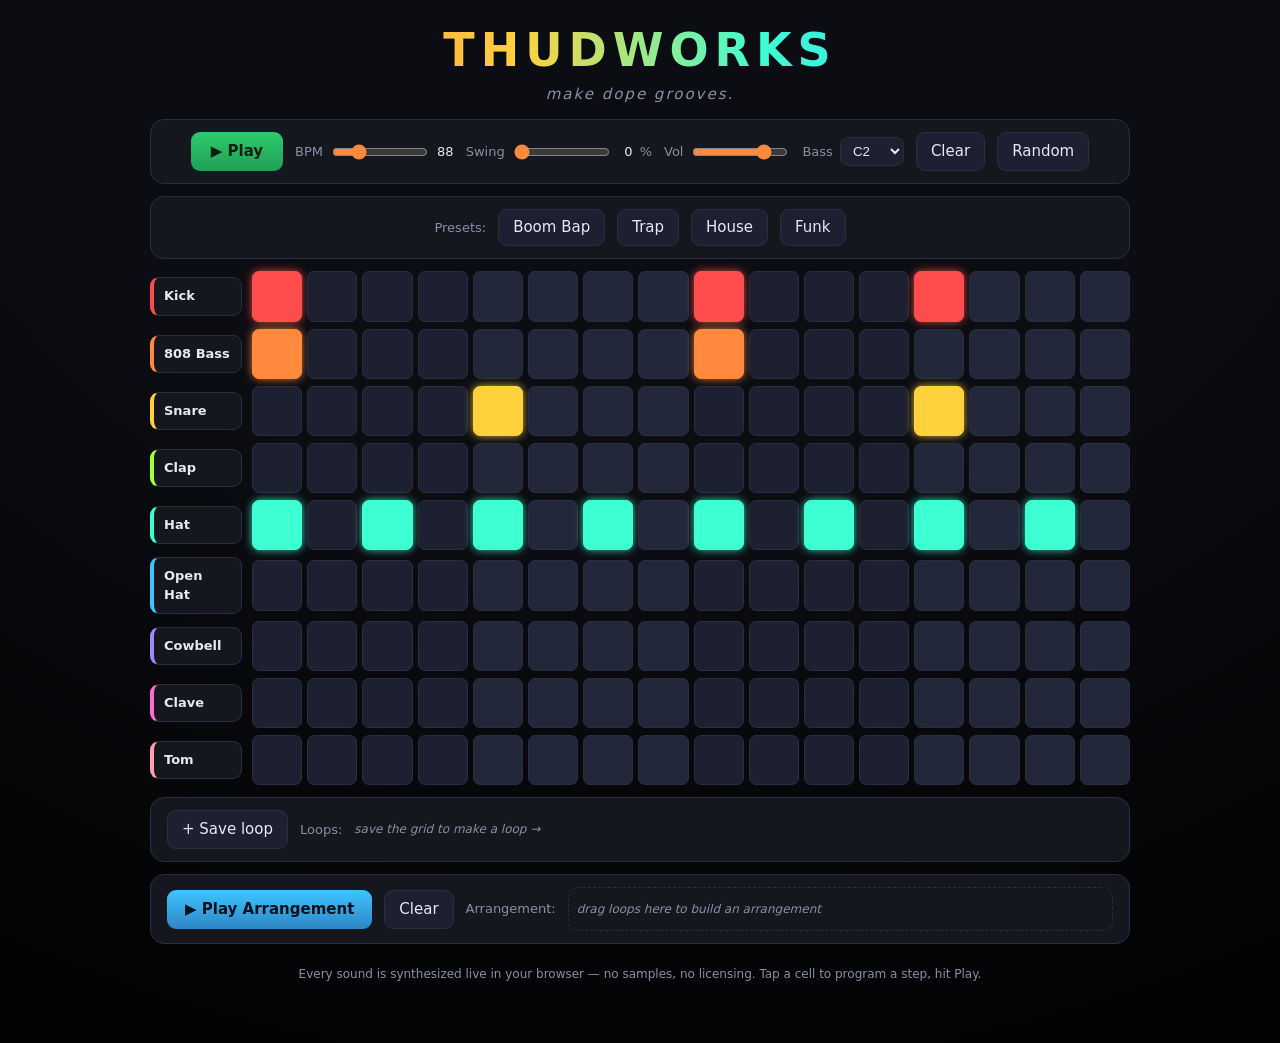
<file: index.html>
<!DOCTYPE html>
<html lang="en">
<head>
  <meta charset="UTF-8" />
  <meta name="viewport" content="width=device-width, initial-scale=1.0" />
  <title>THUDWORKS — make dope grooves</title>
  <link rel="stylesheet" href="style.css" />
</head>
<body>
  <header>
    <h1>THUDWORKS</h1>
    <p class="tag">make dope grooves.</p>
  </header>

  <section class="transport">
    <button id="play" class="play">▶ Play</button>
    <label>BPM <input id="bpm" type="range" min="60" max="180" value="88" /><span id="bpmVal">88</span></label>
    <label>Swing <input id="swing" type="range" min="0" max="60" value="0" /><span id="swingVal">0</span>%</label>
    <label>Vol <input id="vol" type="range" min="0" max="1" step="0.01" value="0.8" /></label>
    <label>Bass <select id="bassNote"></select></label>
    <button id="clear" class="ghost">Clear</button>
    <button id="random" class="ghost">Random</button>
  </section>

  <section id="presets" class="presets"><span class="plabel">Presets:</span></section>

  <main id="grid" class="grid"></main>

  <section id="loops" class="loopbar">
    <button id="saveLoop" class="ghost">+ Save loop</button>
    <span class="plabel">Loops:</span>
    <div id="loopTray" class="tray"></div>
  </section>

  <section id="arrange" class="arrangebar">
    <button id="playArr" class="play2">▶ Play Arrangement</button>
    <button id="clearArr" class="ghost">Clear</button>
    <span class="plabel">Arrangement:</span>
    <div id="arrTimeline" class="timeline"></div>
  </section>

  <footer>
    <span>Every sound is synthesized live in your browser — no samples, no licensing. Tap a cell to program a step, hit Play.</span>
  </footer>

  <script type="module" src="app.js"></script>
</body>
</html>
</file>
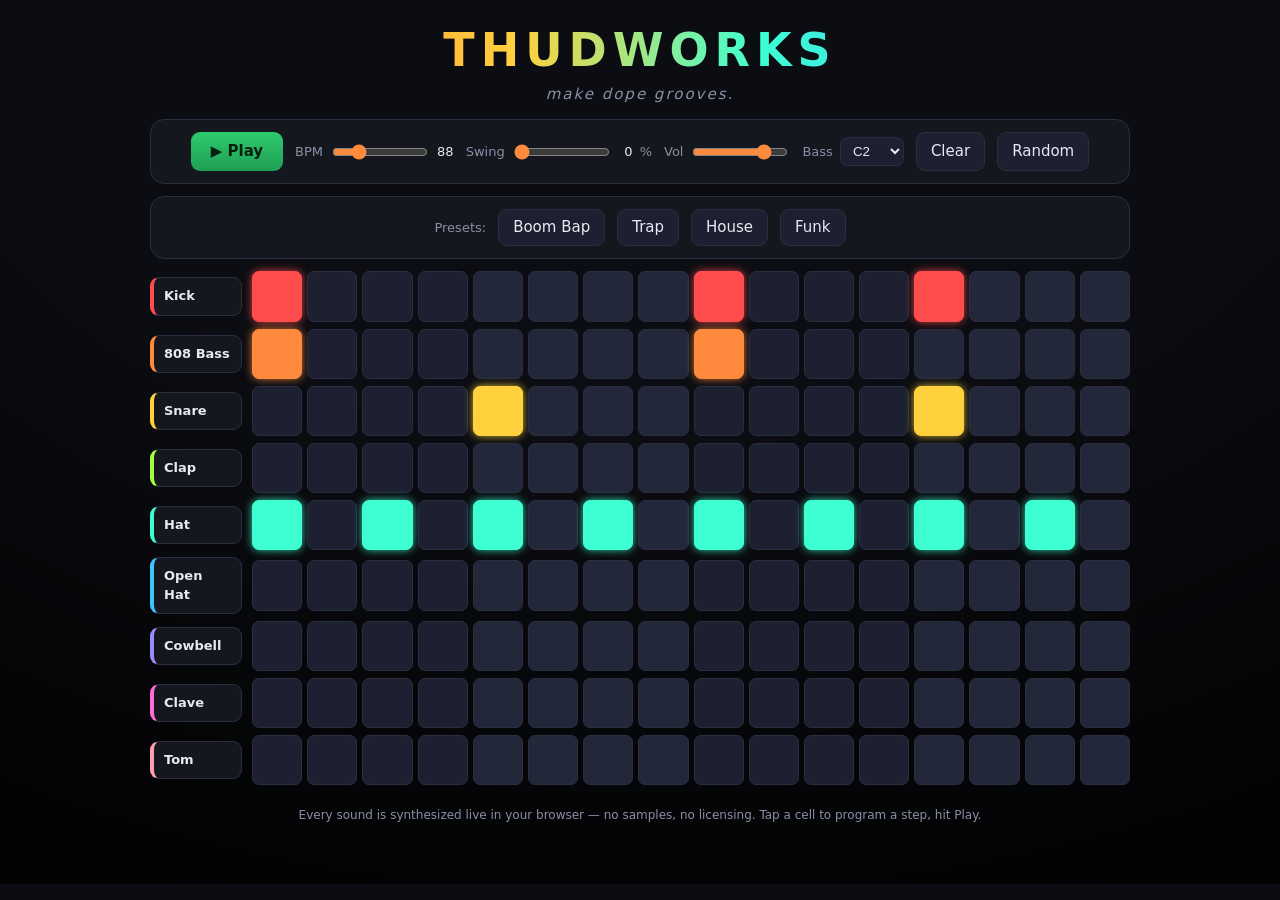
<file: app/index.html>
<!DOCTYPE html>
<html lang="en">
<head>
  <meta charset="UTF-8" />
  <meta name="viewport" content="width=device-width, initial-scale=1.0" />
  <title>THUDWORKS — make dope grooves</title>
  <link rel="stylesheet" href="style.css" />
</head>
<body>
  <header>
    <h1>THUDWORKS</h1>
    <p class="tag">make dope grooves.</p>
  </header>

  <section class="transport">
    <button id="play" class="play">▶ Play</button>
    <label>BPM <input id="bpm" type="range" min="60" max="180" value="88" /><span id="bpmVal">88</span></label>
    <label>Swing <input id="swing" type="range" min="0" max="60" value="0" /><span id="swingVal">0</span>%</label>
    <label>Vol <input id="vol" type="range" min="0" max="1" step="0.01" value="0.8" /></label>
    <label>Bass <select id="bassNote"></select></label>
    <button id="clear" class="ghost">Clear</button>
    <button id="random" class="ghost">Random</button>
  </section>

  <section id="presets" class="presets"><span class="plabel">Presets:</span></section>

  <main id="grid" class="grid"></main>

  <footer>
    <span>Every sound is synthesized live in your browser — no samples, no licensing. Tap a cell to program a step, hit Play.</span>
  </footer>

  <script type="module" src="app.js"></script>
</body>
</html>
</file>
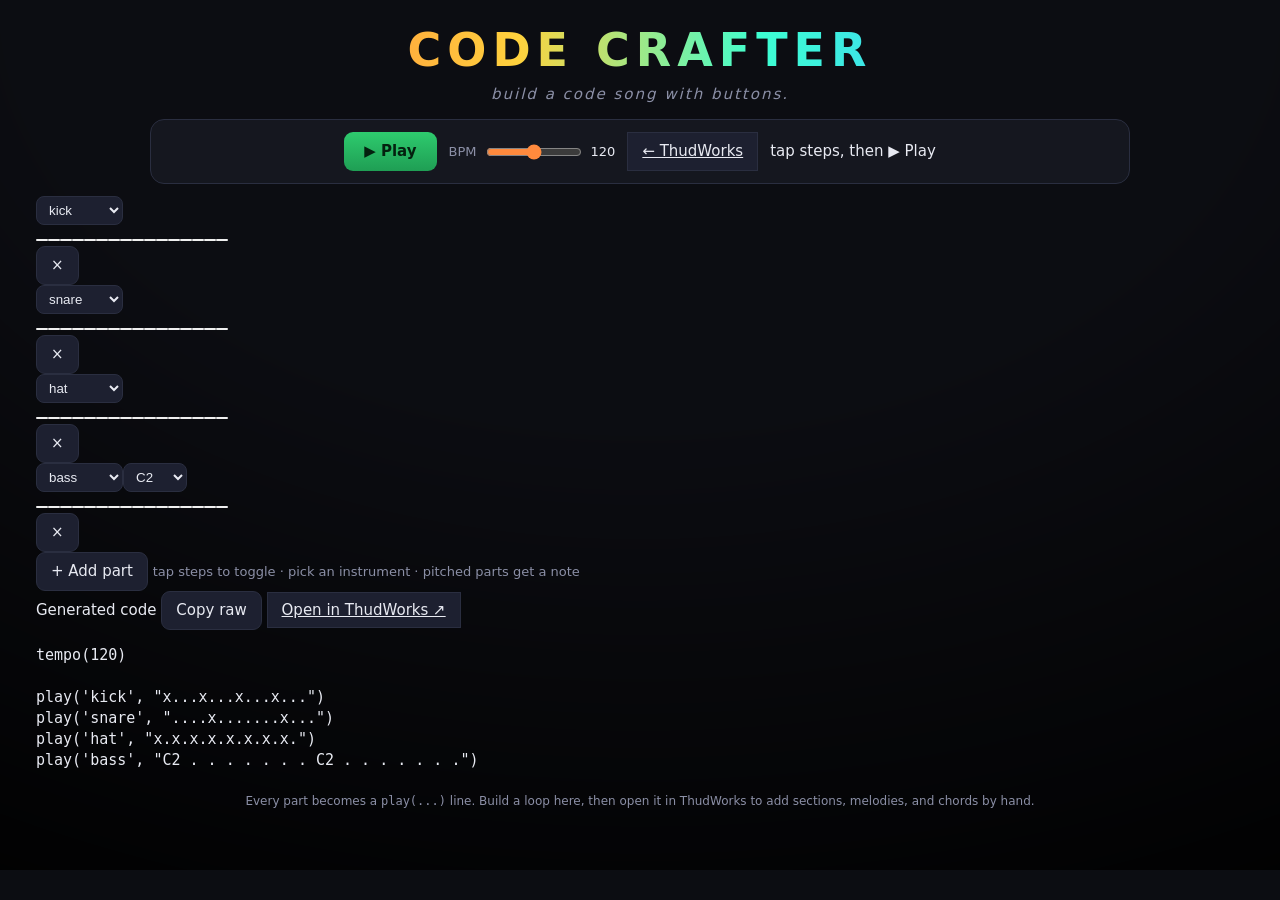
<file: crafter.html>
<!DOCTYPE html>
<html lang="en">
<head>
  <meta charset="UTF-8" />
  <meta name="viewport" content="width=device-width, initial-scale=1.0" />
  <title>THUDWORKS — Code Crafter</title>
  <link rel="stylesheet" href="style.css" />
</head>
<body>
  <header>
    <h1>CODE CRAFTER</h1>
    <p class="tag">build a code song with buttons.</p>
  </header>

  <section class="transport">
    <button id="play" class="play">▶ Play</button>
    <label>BPM <input id="bpm" type="range" min="60" max="180" value="120" /><span id="bpmv">120</span></label>
    <a href="index.html" class="ghost linkish">← ThudWorks</a>
    <span id="status" class="status"></span>
  </section>

  <section id="parts" class="parts"></section>

  <div class="craft-actions">
    <button id="add" class="ghost">+ Add part</button>
    <span class="plabel">tap steps to toggle · pick an instrument · pitched parts get a note</span>
  </div>

  <section class="codeout">
    <div class="codehdr">
      <span>Generated code</span>
      <button id="copy" class="ghost">Copy raw</button>
      <a id="open" class="ghost linkish" href="index.html">Open in ThudWorks ↗</a>
    </div>
    <pre id="code" class="codeprev"></pre>
  </section>

  <footer>
    <span>Every part becomes a <code>play(...)</code> line. Build a loop here, then open it in
      ThudWorks to add sections, melodies, and chords by hand.</span>
  </footer>

  <script type="module" src="crafter.js"></script>
</body>
</html>
</file>
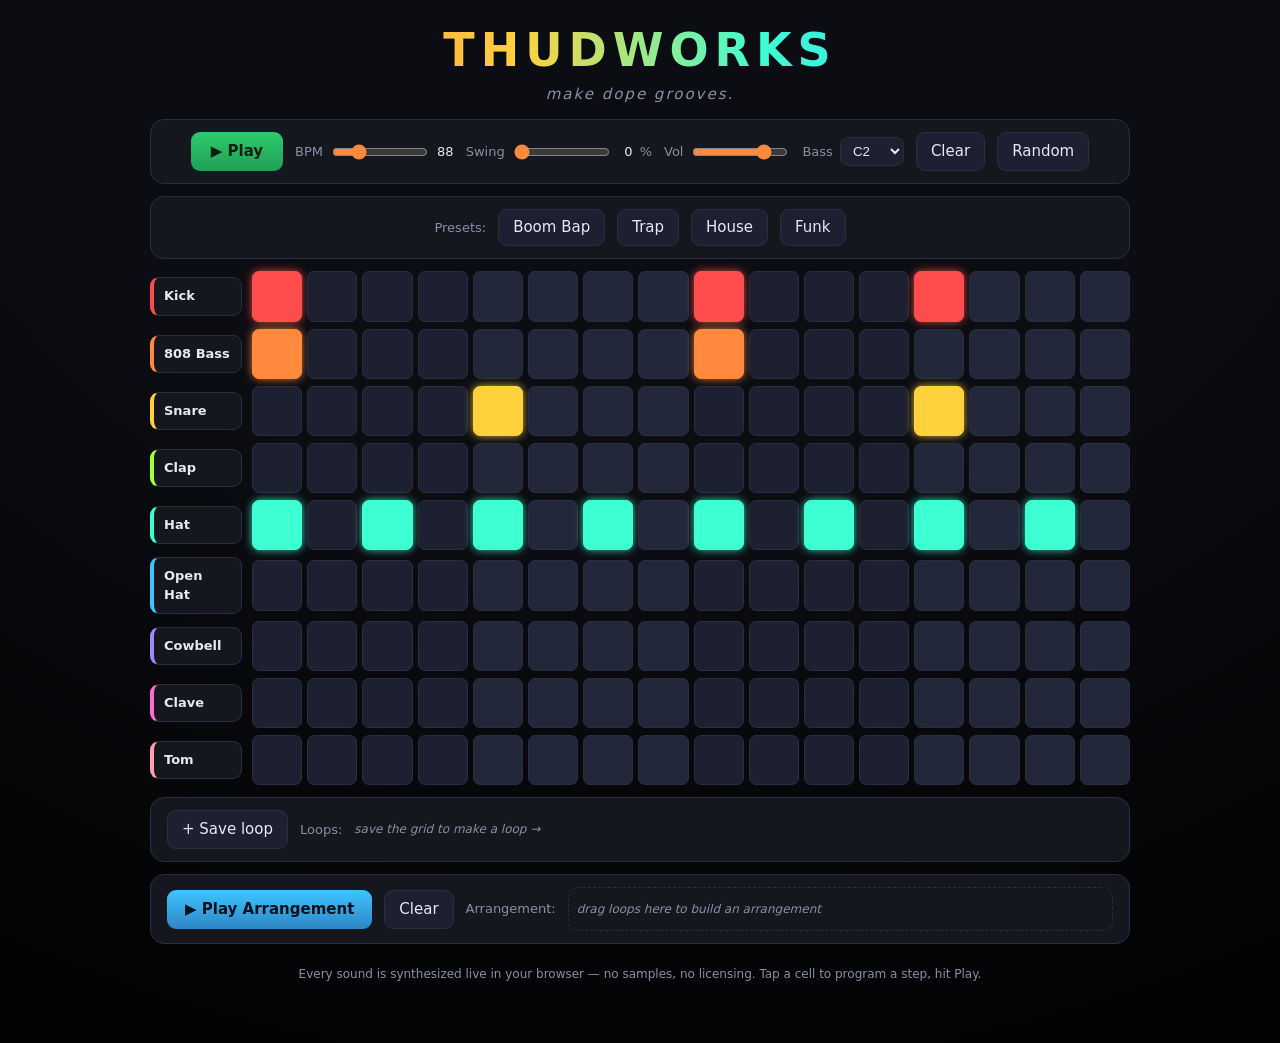
<file: thudworks-standalone.html>
<!DOCTYPE html>
<html lang="en">
<head>
  <meta charset="UTF-8" />
  <meta name="viewport" content="width=device-width, initial-scale=1.0" />
  <title>THUDWORKS — make dope grooves</title>
  <style>
:root {
  --bg: #0c0d12; --panel: #15171f; --panel2: #1d2030; --ink: #e8eaf2; --dim: #8b8fa6;
  --line: #2a2e40; --accent: #ff8a3d;
}
* { box-sizing: border-box; }
body {
  margin: 0; background: radial-gradient(120% 120% at 50% 0%, #16182300 40%, #000 100%), var(--bg);
  color: var(--ink); font: 15px/1.4 ui-sans-serif, system-ui, -apple-system, Segoe UI, Roboto, sans-serif;
  padding: 18px clamp(10px, 3vw, 36px) 60px;
}
header { text-align: center; margin-bottom: 14px; }
h1 {
  margin: 0; font-size: clamp(28px, 6vw, 46px); letter-spacing: 6px; font-weight: 800;
  background: linear-gradient(90deg, #ff4d4d, #ff8a3d, #ffd23d, #3dffd2, #3dc5ff, #9d8aff);
  -webkit-background-clip: text; background-clip: text; -webkit-text-fill-color: transparent;
}
.tag { margin: 2px 0 0; color: var(--dim); letter-spacing: 2px; font-style: italic; }

.transport, .presets {
  display: flex; flex-wrap: wrap; gap: 12px; align-items: center; justify-content: center;
  background: var(--panel); border: 1px solid var(--line); border-radius: 14px;
  padding: 12px 16px; margin: 0 auto 12px; max-width: 980px;
}
.transport label { display: flex; align-items: center; gap: 7px; color: var(--dim); font-size: 13px; }
input[type=range] { accent-color: var(--accent); width: 96px; vertical-align: middle; }
select { background: var(--panel2); color: var(--ink); border: 1px solid var(--line); border-radius: 8px; padding: 5px 8px; }
.transport span { color: var(--ink); min-width: 14px; display: inline-block; text-align: right; }

button { cursor: pointer; font: inherit; border: none; border-radius: 9px; transition: .12s; }
.play {
  background: linear-gradient(180deg, #2ecb6e, #1f9e54); color: #04210f; font-weight: 800;
  padding: 9px 20px; font-size: 15px;
}
.play.on { background: linear-gradient(180deg, #ff5c5c, #d23b3b); color: #2a0606; }
.ghost { background: var(--panel2); color: var(--ink); border: 1px solid var(--line); padding: 8px 14px; }
.ghost:hover { border-color: var(--accent); color: var(--accent); }
.plabel { color: var(--dim); font-size: 13px; }
.preset { background: var(--panel2); color: var(--ink); border: 1px solid var(--line); padding: 7px 14px; }
.preset:hover { background: var(--accent); color: #1a0c00; }

.grid { max-width: 980px; margin: 0 auto; display: flex; flex-direction: column; gap: 7px; }
.row { display: flex; gap: 10px; align-items: center; }
.name {
  flex: 0 0 92px; text-align: left; background: var(--panel); color: var(--ink);
  border: 1px solid var(--line); border-left: 4px solid var(--c); padding: 9px 10px;
  border-radius: 9px; font-size: 13px; font-weight: 600;
}
.name.muted { opacity: .4; text-decoration: line-through; }
.steps { display: grid; grid-template-columns: repeat(16, 1fr); gap: 5px; flex: 1; }
.cell {
  aspect-ratio: 1; min-width: 0; border-radius: 7px; border: 1px solid var(--line);
  background: var(--panel2);
}
.cell.beatB { background: #23273a; }
.cell:hover { border-color: var(--c); }
.cell.on { background: var(--c); border-color: var(--c); box-shadow: 0 0 10px -1px var(--c); }
.cell.playing { outline: 2px solid #fff; outline-offset: -2px; }
.cell.on.playing { box-shadow: 0 0 16px 1px var(--c); }

/* loops + arrangement */
.loopbar, .arrangebar {
  display: flex; flex-wrap: wrap; gap: 12px; align-items: center;
  background: var(--panel); border: 1px solid var(--line); border-radius: 14px;
  padding: 12px 16px; margin: 12px auto 0; max-width: 980px;
}
.play2 {
  background: linear-gradient(180deg, #3dc5ff, #2f86c5); color: #03121f; font-weight: 800;
  padding: 9px 18px; font-size: 15px;
}
.play2.on { background: linear-gradient(180deg, #ff5c5c, #d23b3b); color: #2a0606; }
.tray, .timeline { display: flex; flex-wrap: wrap; gap: 8px; flex: 1; min-width: 200px; align-items: center; }
.timeline { border: 1px dashed var(--line); border-radius: 10px; padding: 6px 8px; min-height: 44px; }
.timeline.over { border-color: var(--accent); background: #1a1d2b; }
.hint { color: var(--dim); font-size: 12px; font-style: italic; }
.loopchip, .slot {
  display: inline-flex; align-items: center; gap: 4px; cursor: grab; user-select: none;
  background: var(--panel2); border: 1px solid var(--line); border-radius: 9px;
  padding: 6px 4px 6px 10px; font-size: 13px; color: var(--ink);
}
.loopchip:hover, .slot:hover { border-color: var(--accent); }
.loopchip .lc-name { cursor: pointer; }
.slot.over { border-color: var(--accent); }
.slot.playing { border-color: #fff; box-shadow: 0 0 12px -2px #fff; }
.lc-x { background: transparent; color: var(--dim); border: none; font-size: 15px; line-height: 1; padding: 0 5px; cursor: pointer; }
.lc-x:hover { color: #ff5c5c; }

footer { text-align: center; color: var(--dim); font-size: 12px; margin-top: 22px; }

@media (max-width: 620px) {
  .name { flex-basis: 64px; font-size: 11px; }
  .steps { gap: 3px; }
  h1 { letter-spacing: 3px; }
}

</style>
</head>
<body>
  <header>
    <h1>THUDWORKS</h1>
    <p class="tag">make dope grooves.</p>
  </header>

  <section class="transport">
    <button id="play" class="play">▶ Play</button>
    <label>BPM <input id="bpm" type="range" min="60" max="180" value="88" /><span id="bpmVal">88</span></label>
    <label>Swing <input id="swing" type="range" min="0" max="60" value="0" /><span id="swingVal">0</span>%</label>
    <label>Vol <input id="vol" type="range" min="0" max="1" step="0.01" value="0.8" /></label>
    <label>Bass <select id="bassNote"></select></label>
    <button id="clear" class="ghost">Clear</button>
    <button id="random" class="ghost">Random</button>
  </section>

  <section id="presets" class="presets"><span class="plabel">Presets:</span></section>

  <main id="grid" class="grid"></main>

  <section id="loops" class="loopbar">
    <button id="saveLoop" class="ghost">+ Save loop</button>
    <span class="plabel">Loops:</span>
    <div id="loopTray" class="tray"></div>
  </section>

  <section id="arrange" class="arrangebar">
    <button id="playArr" class="play2">▶ Play Arrangement</button>
    <button id="clearArr" class="ghost">Clear</button>
    <span class="plabel">Arrangement:</span>
    <div id="arrTimeline" class="timeline"></div>
  </section>

  <footer>
    <span>Every sound is synthesized live in your browser — no samples, no licensing. Tap a cell to program a step, hit Play.</span>
  </footer>

  <script>
// THUDWORKS — synth voices (Web Audio). Every drum is generated live: sine + noise
// + envelopes, the same way the real TR-808 works. No samples, no licensing.
// Each voice is trigger(time, gain, opts) and schedules itself on the audio clock.

function createKit(ctx, out) {
  // shared 1s white-noise buffer (reused by every noise-based voice)
  const noiseBuf = ctx.createBuffer(1, ctx.sampleRate, ctx.sampleRate);
  const nd = noiseBuf.getChannelData(0);
  for (let i = 0; i < nd.length; i++) nd[i] = Math.random() * 2 - 1;
  const noise = () => { const s = ctx.createBufferSource(); s.buffer = noiseBuf; s.loop = true; return s; };

  // soft-saturation curve so sub-bass has audible harmonics on small speakers
  const sat = new Float32Array(1024);
  for (let i = 0; i < 1024; i++) { const x = i / 512 - 1; sat[i] = Math.tanh(2.2 * x); }

  const decayGain = (t, peak, dur) => {
    const g = ctx.createGain();
    g.gain.setValueAtTime(Math.max(peak, 0.0001), t);
    g.gain.exponentialRampToValueAtTime(0.0001, t + dur);
    return g;
  };

  function kick(t, gain = 1) {
    const o = ctx.createOscillator(); o.type = 'sine';
    o.frequency.setValueAtTime(120, t);
    o.frequency.exponentialRampToValueAtTime(46, t + 0.08);
    const g = decayGain(t, gain, 0.5);
    o.connect(g).connect(out); o.start(t); o.stop(t + 0.55);
    // transient click
    const n = noise(), ng = decayGain(t, gain * 0.6, 0.012);
    n.connect(ng).connect(out); n.start(t); n.stop(t + 0.02);
  }

  function bass(t, gain = 1, freq = 55) {
    const o = ctx.createOscillator(); o.type = 'sine';
    o.frequency.setValueAtTime(freq * 2, t);
    o.frequency.exponentialRampToValueAtTime(freq, t + 0.04);
    const ws = ctx.createWaveShaper(); ws.curve = sat;
    const g = decayGain(t, gain * 0.9, 0.6);
    o.connect(ws).connect(g).connect(out); o.start(t); o.stop(t + 0.65);
  }

  function snare(t, gain = 1) {
    const n = noise(), f = ctx.createBiquadFilter();
    f.type = 'highpass'; f.frequency.value = 1500;
    const ng = decayGain(t, gain * 0.8, 0.18);
    n.connect(f).connect(ng).connect(out); n.start(t); n.stop(t + 0.2);
    const o = ctx.createOscillator(); o.type = 'triangle'; o.frequency.value = 180;
    const og = decayGain(t, gain * 0.5, 0.1);
    o.connect(og).connect(out); o.start(t); o.stop(t + 0.12);
  }

  const hat = (t, gain, dur) => {
    const n = noise(), f = ctx.createBiquadFilter();
    f.type = 'highpass'; f.frequency.value = 7000;
    const g = decayGain(t, gain * 0.5, dur);
    n.connect(f).connect(g).connect(out); n.start(t); n.stop(t + dur + 0.02);
  };
  const hatClosed = (t, gain = 1) => hat(t, gain, 0.045);
  const hatOpen = (t, gain = 1) => hat(t, gain, 0.35);

  function clap(t, gain = 1) {
    const f = ctx.createBiquadFilter(); f.type = 'bandpass'; f.frequency.value = 1200; f.Q.value = 1.4;
    const g = ctx.createGain(); f.connect(g).connect(out);
    const n = noise(); n.connect(f); n.start(t); n.stop(t + 0.25);
    g.gain.setValueAtTime(0.0001, t);
    [0, 0.009, 0.018].forEach(o => {
      g.gain.setValueAtTime(gain * 0.9, t + o);
      g.gain.exponentialRampToValueAtTime(0.0001, t + o + 0.011);
    });
    g.gain.setValueAtTime(gain * 0.7, t + 0.027);
    g.gain.exponentialRampToValueAtTime(0.0001, t + 0.18);
  }

  function cowbell(t, gain = 1) {
    const mk = f => { const o = ctx.createOscillator(); o.type = 'square'; o.frequency.value = f; return o; };
    const o1 = mk(540), o2 = mk(800);
    const bp = ctx.createBiquadFilter(); bp.type = 'bandpass'; bp.frequency.value = 2640; bp.Q.value = 1;
    const g = decayGain(t, gain * 0.4, 0.3);
    o1.connect(bp); o2.connect(bp); bp.connect(g).connect(out);
    o1.start(t); o2.start(t); o1.stop(t + 0.32); o2.stop(t + 0.32);
  }

  function clave(t, gain = 1) {
    const o = ctx.createOscillator(); o.type = 'triangle'; o.frequency.value = 1180;
    const g = decayGain(t, gain * 0.8, 0.05);
    o.connect(g).connect(out); o.start(t); o.stop(t + 0.06);
  }

  function tom(t, gain = 1, freq = 150) {
    const o = ctx.createOscillator(); o.type = 'sine';
    o.frequency.setValueAtTime(freq * 1.5, t);
    o.frequency.exponentialRampToValueAtTime(freq, t + 0.04);
    const g = decayGain(t, gain, 0.22);
    o.connect(g).connect(out); o.start(t); o.stop(t + 0.24);
  }

  return { kick, bass, snare, hatClosed, hatOpen, clap, cowbell, clave, tom };
}

// note name -> frequency (equal temperament, A4 = 440)
const SEMI = { C: 0, 'C#': 1, D: 2, 'D#': 3, E: 4, F: 5, 'F#': 6, G: 7, 'G#': 8, A: 9, 'A#': 10, B: 11 };
function noteFreq(name, octave) {
  return 440 * Math.pow(2, (SEMI[name] + (octave - 4) * 12 - 9) / 12);
}
// THUDWORKS — step sequencer transport. Uses the lookahead-scheduler pattern:
// a setInterval wakes often and schedules upcoming steps slightly ahead on the
// audio clock, so timing stays sample-tight regardless of UI jank.

class Sequencer {
  constructor(ctx, onTrigger) {
    this.ctx = ctx;
    this.onTrigger = onTrigger;     // (stepIndex, time) => play that column's voices
    this.bpm = 90;
    this.swing = 0;                 // 0..70 (%) — delays every other 16th
    this.steps = 16;
    this.current = 0;
    this.nextTime = 0;
    this.playing = false;
    this.lookaheadMs = 25;
    this.scheduleAhead = 0.12;      // seconds
    this.timer = null;
    this.queue = [];                // {step, time} for the visual playhead
  }

  get sixteenth() { return (60 / this.bpm) / 4; }

  start() {
    if (this.playing) return;
    this.playing = true;
    this.current = 0;
    this.nextTime = this.ctx.currentTime + 0.06;
    this.timer = setInterval(() => this._schedule(), this.lookaheadMs);
  }

  stop() {
    this.playing = false;
    clearInterval(this.timer);
    this.queue.length = 0;
  }

  _schedule() {
    while (this.nextTime < this.ctx.currentTime + this.scheduleAhead) {
      // swing: push odd (off-beat) 16ths later
      const swingSec = this.sixteenth * (this.swing / 100);
      const playTime = this.nextTime + (this.current % 2 ? swingSec : 0);
      this.onTrigger(this.current, playTime);
      this.queue.push({ step: this.current, time: playTime });
      this.nextTime += this.sixteenth;
      this.current = (this.current + 1) % this.steps;
    }
  }
}
// THUDWORKS — app glue: builds the grid, wires transport + controls, draws the playhead.

const STEPS = 16;

// tracks (top -> bottom). `voice` names a function on the kit; `pitched` rows follow the bass note.
const TRACKS = [
  { key: 'kick',    label: 'Kick',     voice: 'kick',      color: '#ff4d4d' },
  { key: 'bass',    label: '808 Bass', voice: 'bass',      color: '#ff8a3d', pitched: true },
  { key: 'snare',   label: 'Snare',    voice: 'snare',     color: '#ffd23d' },
  { key: 'clap',    label: 'Clap',     voice: 'clap',      color: '#a3ff3d' },
  { key: 'hatC',    label: 'Hat',      voice: 'hatClosed', color: '#3dffd2' },
  { key: 'hatO',    label: 'Open Hat', voice: 'hatOpen',   color: '#3dc5ff' },
  { key: 'cowbell', label: 'Cowbell',  voice: 'cowbell',   color: '#9d8aff' },
  { key: 'clave',   label: 'Clave',    voice: 'clave',     color: '#ff6ad5' },
  { key: 'tom',     label: 'Tom',      voice: 'tom',       color: '#ff9db1' },
];

// preset patterns. Each string is 16 chars; 'x' = hit. Empty/missing = silent row.
const P = s => Array.from({ length: STEPS }, (_, i) => s[i] === 'x');
const PRESETS = {
  'Boom Bap': { bpm: 88, p: {
    kick:  'x.......x...x...', snare: '....x.......x...',
    hatC:  'x.x.x.x.x.x.x.x.', bass:  'x.......x.......' } },
  'Trap': { bpm: 140, p: {
    kick:  'x.....x...x.....', snare: '........x.......', clap: '........x.......',
    hatC:  'xxxxxxxxxxxxxxxx', hatO: '..........x.....', bass: 'x.....x...x.....' } },
  'House': { bpm: 124, p: {
    kick:  'x...x...x...x...', clap: '....x.......x...',
    hatO:  '..x...x...x...x.', hatC: 'x.x.x.x.x.x.x.x.', bass: 'x...x...x...x...' } },
  'Funk': { bpm: 102, p: {
    kick:  'x..x...x..x.....', snare: '....x.......x...',
    hatC:  'xxxxxxxxxxxxxxxx', cowbell: '....x...x...x...', bass: 'x..x...x..x.....' } },
};

// ---- state ----
let ctx, kit, master, seq;
const pattern = {};            // key -> [bool x16]
const muted = {};              // key -> bool
TRACKS.forEach(t => { pattern[t.key] = Array(STEPS).fill(false); muted[t.key] = false; });
let bassNote = { name: 'C', octave: 2 };

// ---- loops + arrangement ----
let loops = [];                // { id, name, pattern:{key:bool[16]}, bassNote }
let arrangement = [];          // ordered list of loop ids
let nextLoopId = 1;
let mode = 'grid';             // 'grid' = live grid · 'arrange' = play the arrangement
let arrIndex = 0;              // next arrangement slot to play
let currentArrLoop = null;     // loop sounding this bar (arrange mode)
const arrQueue = [];           // {slot, time} for the arrangement playhead
let drag = null;               // active drag payload: { from:'tray'|'arr', id, index }

// ---- audio bootstrap (must happen on a user gesture) ----
function ensureAudio() {
  if (ctx) return;
  ctx = new (window.AudioContext || window.webkitAudioContext)();
  master = ctx.createGain(); master.gain.value = 0.8;
  const comp = ctx.createDynamicsCompressor();       // glue + soft limit so stacks don't clip
  master.connect(comp).connect(ctx.destination);
  kit = createKit(ctx, master);
  seq = new Sequencer(ctx, triggerColumn);
  seq.bpm = +bpmEl.value;
  seq.swing = +swingEl.value;
  requestAnimationFrame(drawPlayhead);
}

function playColumn(pat, bn, step, time) {
  for (const t of TRACKS) {
    if (muted[t.key] || !pat[t.key][step]) continue;
    const fn = kit[t.voice];
    if (t.pitched) fn(time, 1, noteFreq(bn.name, bn.octave));
    else fn(time, 1);
  }
}

function triggerColumn(step, time) {
  if (mode === 'arrange') {
    if (step === 0) advanceArrangement(time);          // swap to the next loop each bar
    if (currentArrLoop) playColumn(currentArrLoop.pattern, currentArrLoop.bassNote, step, time);
  } else {
    playColumn(pattern, bassNote, step, time);
  }
}

function advanceArrangement(time) {
  if (!arrangement.length) { currentArrLoop = null; return; }
  const slot = arrIndex % arrangement.length;
  currentArrLoop = loops.find(l => l.id === arrangement[slot]) || null;
  arrQueue.push({ slot, time });
  arrIndex = (slot + 1) % arrangement.length;
}

// ---- DOM ----
const grid = document.getElementById('grid');
const bpmEl = document.getElementById('bpm');
const bpmVal = document.getElementById('bpmVal');
const swingEl = document.getElementById('swing');
const swingVal = document.getElementById('swingVal');
const volEl = document.getElementById('vol');
const playBtn = document.getElementById('play');
const cells = {};              // key -> [button x16]

function buildGrid() {
  for (const t of TRACKS) {
    const row = document.createElement('div'); row.className = 'row';
    const name = document.createElement('button');
    name.className = 'name'; name.textContent = t.label;
    name.style.setProperty('--c', t.color);
    name.onclick = () => { muted[t.key] = !muted[t.key]; name.classList.toggle('muted', muted[t.key]); };
    row.appendChild(name);

    const steps = document.createElement('div'); steps.className = 'steps';
    cells[t.key] = [];
    for (let i = 0; i < STEPS; i++) {
      const c = document.createElement('button');
      c.className = 'cell' + (Math.floor(i / 4) % 2 ? ' beatB' : ' beatA');
      c.style.setProperty('--c', t.color);
      c.onclick = () => {
        ensureAudio();
        pattern[t.key][i] = !pattern[t.key][i];
        c.classList.toggle('on', pattern[t.key][i]);
        if (pattern[t.key][i]) {                       // audition the hit
          const fn = kit[t.voice];
          t.pitched ? fn(ctx.currentTime, 1, noteFreq(bassNote.name, bassNote.octave)) : fn(ctx.currentTime, 1);
        }
      };
      cells[t.key].push(c); steps.appendChild(c);
    }
    row.appendChild(steps); grid.appendChild(row);
  }
}

function syncGrid() {
  for (const t of TRACKS)
    cells[t.key].forEach((c, i) => c.classList.toggle('on', pattern[t.key][i]));
}

// ---- visual playhead ----
let lastCol = -1;
function drawPlayhead() {
  if (seq && seq.playing) {
    while (seq.queue.length && seq.queue[0].time < ctx.currentTime) {
      const col = seq.queue.shift().step;
      if (col !== lastCol) { highlight(col); lastCol = col; }
    }
    while (arrQueue.length && arrQueue[0].time < ctx.currentTime) {
      highlightArrSlot(arrQueue.shift().slot);
    }
  }
  requestAnimationFrame(drawPlayhead);
}
function highlight(col) {
  document.querySelectorAll('.cell.playing').forEach(c => c.classList.remove('playing'));
  for (const t of TRACKS) cells[t.key][col]?.classList.add('playing');
}
function clearHighlight() {
  document.querySelectorAll('.cell.playing').forEach(c => c.classList.remove('playing'));
  lastCol = -1;
}

// ---- controls ----
function stopPlayback() {
  if (seq) seq.stop();
  playBtn.textContent = '▶ Play'; playBtn.classList.remove('on');
  playArrBtn.textContent = '▶ Play Arrangement'; playArrBtn.classList.remove('on');
  clearHighlight(); clearArrHighlight();
}
playBtn.onclick = () => {
  ensureAudio();
  if (ctx.state === 'suspended') ctx.resume();
  if (seq.playing && mode === 'grid') { stopPlayback(); return; }
  stopPlayback();                                      // (also stops the arrangement if it was running)
  mode = 'grid'; seq.start();
  playBtn.textContent = '■ Stop'; playBtn.classList.add('on');
};
bpmEl.oninput = () => { bpmVal.textContent = bpmEl.value; if (seq) seq.bpm = +bpmEl.value; };
swingEl.oninput = () => { swingVal.textContent = swingEl.value; if (seq) seq.swing = +swingEl.value; };
volEl.oninput = () => { if (master) master.gain.value = +volEl.value; };

document.getElementById('clear').onclick = () => {
  TRACKS.forEach(t => pattern[t.key].fill(false)); syncGrid();
};
document.getElementById('random').onclick = () => {
  const density = { kick: .25, snare: .12, clap: .08, hatC: .55, hatO: .12,
                    cowbell: .1, clave: .1, tom: .08, bass: .22 };
  TRACKS.forEach(t => pattern[t.key] = Array.from({ length: STEPS }, () => Math.random() < (density[t.key] || .2)));
  syncGrid();
};

// preset buttons
const presetBar = document.getElementById('presets');
Object.keys(PRESETS).forEach(name => {
  const b = document.createElement('button'); b.textContent = name; b.className = 'preset';
  b.onclick = () => {
    const { bpm, p } = PRESETS[name];
    TRACKS.forEach(t => pattern[t.key] = p[t.key] ? P(p[t.key]) : Array(STEPS).fill(false));
    bpmEl.value = bpm; bpmVal.textContent = bpm; if (seq) seq.bpm = bpm;
    syncGrid();
  };
  presetBar.appendChild(b);
});

// bass note picker
const noteSel = document.getElementById('bassNote');
['C', 'C#', 'D', 'D#', 'E', 'F', 'F#', 'G', 'G#', 'A', 'A#', 'B'].forEach(n =>
  [1, 2, 3].forEach(o => {
    const opt = document.createElement('option');
    opt.value = `${n}${o}`; opt.textContent = `${n}${o}`;
    if (n === 'C' && o === 2) opt.selected = true;
    noteSel.appendChild(opt);
  }));
noteSel.onchange = () => {
  const m = noteSel.value.match(/^([A-G]#?)(\d)$/);
  bassNote = { name: m[1], octave: +m[2] };
};

// ---- loops + arrangement UI ----
const saveLoopBtn = document.getElementById('saveLoop');
const loopTray = document.getElementById('loopTray');
const arrTimeline = document.getElementById('arrTimeline');
const playArrBtn = document.getElementById('playArr');
const clearArrBtn = document.getElementById('clearArr');

const persist = () => {
  try { localStorage.setItem('thudworks:loops', JSON.stringify({ loops, arrangement, nextLoopId })); } catch {}
};

saveLoopBtn.onclick = () => {                           // snapshot the current grid as a loop
  const p = {}; TRACKS.forEach(t => p[t.key] = pattern[t.key].slice());
  loops.push({ id: nextLoopId++, name: 'Loop ' + (loops.length + 1), pattern: p, bassNote: { ...bassNote } });
  renderTray(); persist();
};

function loadLoopToGrid(loop) {                         // click a loop to bring it back onto the grid
  TRACKS.forEach(t => pattern[t.key] = loop.pattern[t.key].slice());
  bassNote = { ...loop.bassNote }; noteSel.value = bassNote.name + bassNote.octave;
  syncGrid();
}
function deleteLoop(id) {
  loops = loops.filter(l => l.id !== id);
  arrangement = arrangement.filter(x => x !== id);
  renderTray(); renderArrangement(); persist();
}
function renameLoop(loop) {
  const n = prompt('Rename loop', loop.name);
  if (n && n.trim()) { loop.name = n.trim(); renderTray(); renderArrangement(); persist(); }
}

function renderTray() {
  loopTray.innerHTML = '';
  if (!loops.length) { loopTray.innerHTML = '<span class="hint">save the grid to make a loop →</span>'; return; }
  loops.forEach(loop => {
    const chip = document.createElement('div'); chip.className = 'loopchip'; chip.draggable = true;
    const lbl = document.createElement('span'); lbl.className = 'lc-name'; lbl.textContent = loop.name;
    lbl.title = 'click: load to grid · double-click: rename · drag: add to arrangement';
    lbl.onclick = () => loadLoopToGrid(loop);
    lbl.ondblclick = () => renameLoop(loop);
    chip.appendChild(lbl);
    const x = document.createElement('button'); x.className = 'lc-x'; x.textContent = '×'; x.title = 'delete loop';
    x.onclick = e => { e.stopPropagation(); deleteLoop(loop.id); };
    chip.appendChild(x);
    chip.ondragstart = e => { drag = { from: 'tray', id: loop.id }; e.dataTransfer.effectAllowed = 'copy'; e.dataTransfer.setData('text/plain', loop.name); };
    chip.ondragend = () => { drag = null; };
    loopTray.appendChild(chip);
  });
}

function renderArrangement() {
  arrTimeline.innerHTML = '';
  if (!arrangement.length) { arrTimeline.innerHTML = '<span class="hint">drag loops here to build an arrangement</span>'; return; }
  arrangement.forEach((id, i) => {
    const loop = loops.find(l => l.id === id);
    const slot = document.createElement('div'); slot.className = 'slot'; slot.draggable = true;
    const lbl = document.createElement('span'); lbl.textContent = (i + 1) + '. ' + (loop ? loop.name : '?');
    slot.appendChild(lbl);
    const x = document.createElement('button'); x.className = 'lc-x'; x.textContent = '×';
    x.onclick = e => { e.stopPropagation(); arrangement.splice(i, 1); renderArrangement(); persist(); };
    slot.appendChild(x);
    slot.ondragstart = e => { drag = { from: 'arr', index: i }; e.dataTransfer.effectAllowed = 'move'; e.dataTransfer.setData('text/plain', 'arr'); };
    slot.ondragend = () => { drag = null; };
    slot.ondragover = e => { e.preventDefault(); slot.classList.add('over'); };
    slot.ondragleave = () => slot.classList.remove('over');
    slot.ondrop = e => { e.preventDefault(); e.stopPropagation(); slot.classList.remove('over'); handleDrop(i); };
    arrTimeline.appendChild(slot);
  });
}

function handleDrop(targetIndex) {                      // insert/move at targetIndex
  arrTimeline.classList.remove('over');
  if (!drag) return;
  if (drag.from === 'tray') {
    arrangement.splice(targetIndex, 0, drag.id);
  } else {
    const from = drag.index;
    const [moved] = arrangement.splice(from, 1);
    arrangement.splice(from < targetIndex ? targetIndex - 1 : targetIndex, 0, moved);
  }
  drag = null; renderArrangement(); persist();
}
arrTimeline.ondragover = e => { e.preventDefault(); arrTimeline.classList.add('over'); };
arrTimeline.ondragleave = () => arrTimeline.classList.remove('over');
arrTimeline.ondrop = e => { e.preventDefault(); handleDrop(arrangement.length); };   // drop on empty space = append

function highlightArrSlot(slot) {
  document.querySelectorAll('.slot.playing').forEach(s => s.classList.remove('playing'));
  arrTimeline.children[slot]?.classList.add('playing');
}
function clearArrHighlight() {
  document.querySelectorAll('.slot.playing').forEach(s => s.classList.remove('playing'));
}

playArrBtn.onclick = () => {
  ensureAudio();
  if (ctx.state === 'suspended') ctx.resume();
  if (seq.playing && mode === 'arrange') { stopPlayback(); return; }
  if (!arrangement.length) return;
  stopPlayback();
  mode = 'arrange'; arrIndex = 0; currentArrLoop = null; arrQueue.length = 0;
  seq.start();
  playArrBtn.textContent = '■ Stop'; playArrBtn.classList.add('on');
};
clearArrBtn.onclick = () => { arrangement = []; if (mode === 'arrange') stopPlayback(); renderArrangement(); persist(); };

(() => {                                                // restore saved loops/arrangement
  try {
    const s = JSON.parse(localStorage.getItem('thudworks:loops') || 'null');
    if (s && Array.isArray(s.loops)) {
      loops = s.loops; arrangement = s.arrangement || [];
      nextLoopId = s.nextLoopId || (loops.reduce((m, l) => Math.max(m, l.id), 0) + 1);
    }
  } catch {}
})();
renderTray(); renderArrangement();

buildGrid();
PRESETS['Boom Bap'] && (() => {     // start with a beat already on the grid
  const { p, bpm } = PRESETS['Boom Bap'];
  TRACKS.forEach(t => pattern[t.key] = p[t.key] ? P(p[t.key]) : Array(STEPS).fill(false));
  bpmEl.value = bpm; bpmVal.textContent = bpm; syncGrid();
})();
</script>
</body>
</html>
</file>
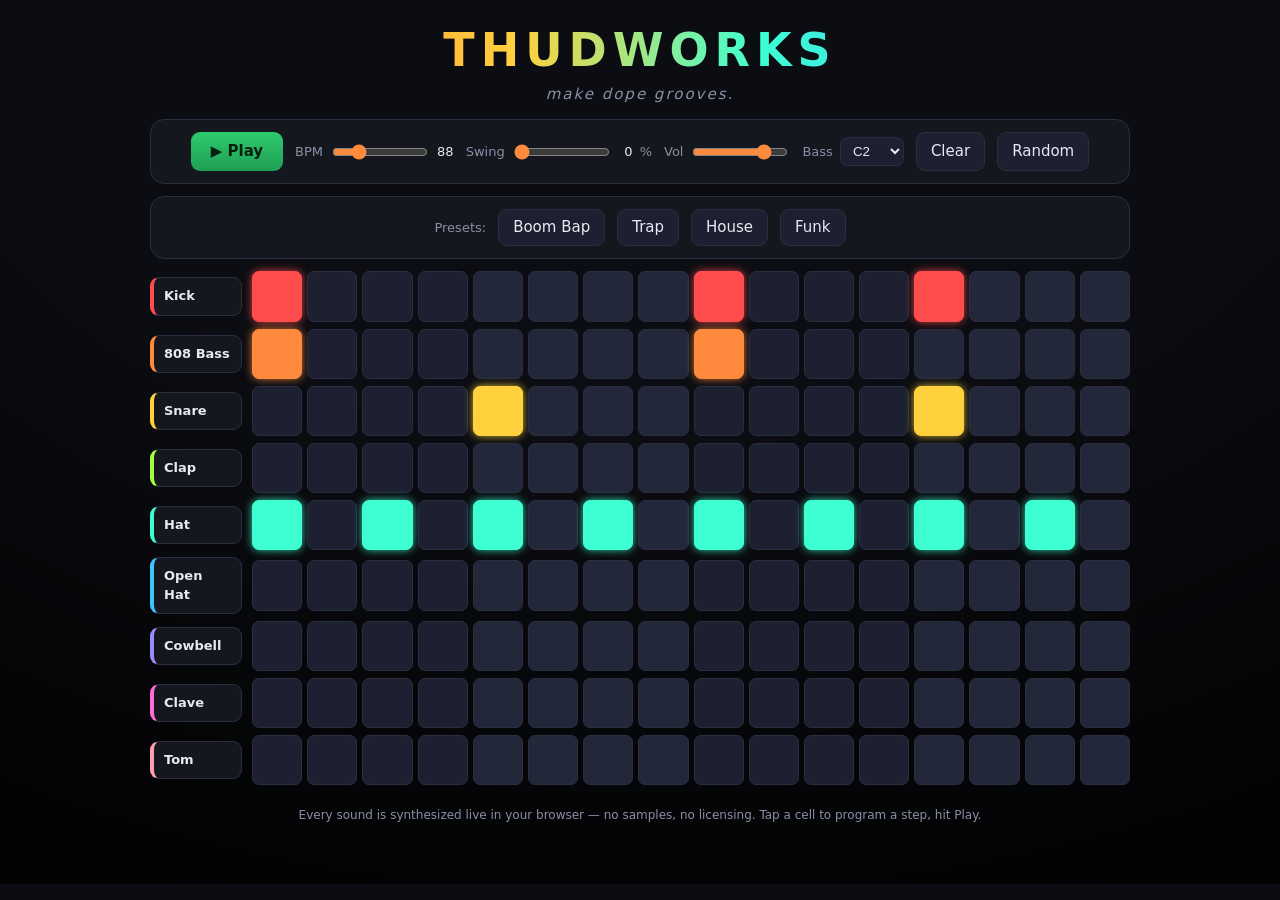
<file: app/thudworks-standalone.html>
<!DOCTYPE html>
<html lang="en">
<head>
  <meta charset="UTF-8" />
  <meta name="viewport" content="width=device-width, initial-scale=1.0" />
  <title>THUDWORKS — make dope grooves</title>
  <style>
:root {
  --bg: #0c0d12; --panel: #15171f; --panel2: #1d2030; --ink: #e8eaf2; --dim: #8b8fa6;
  --line: #2a2e40; --accent: #ff8a3d;
}
* { box-sizing: border-box; }
body {
  margin: 0; background: radial-gradient(120% 120% at 50% 0%, #16182300 40%, #000 100%), var(--bg);
  color: var(--ink); font: 15px/1.4 ui-sans-serif, system-ui, -apple-system, Segoe UI, Roboto, sans-serif;
  padding: 18px clamp(10px, 3vw, 36px) 60px;
}
header { text-align: center; margin-bottom: 14px; }
h1 {
  margin: 0; font-size: clamp(28px, 6vw, 46px); letter-spacing: 6px; font-weight: 800;
  background: linear-gradient(90deg, #ff4d4d, #ff8a3d, #ffd23d, #3dffd2, #3dc5ff, #9d8aff);
  -webkit-background-clip: text; background-clip: text; -webkit-text-fill-color: transparent;
}
.tag { margin: 2px 0 0; color: var(--dim); letter-spacing: 2px; font-style: italic; }

.transport, .presets {
  display: flex; flex-wrap: wrap; gap: 12px; align-items: center; justify-content: center;
  background: var(--panel); border: 1px solid var(--line); border-radius: 14px;
  padding: 12px 16px; margin: 0 auto 12px; max-width: 980px;
}
.transport label { display: flex; align-items: center; gap: 7px; color: var(--dim); font-size: 13px; }
input[type=range] { accent-color: var(--accent); width: 96px; vertical-align: middle; }
select { background: var(--panel2); color: var(--ink); border: 1px solid var(--line); border-radius: 8px; padding: 5px 8px; }
.transport span { color: var(--ink); min-width: 14px; display: inline-block; text-align: right; }

button { cursor: pointer; font: inherit; border: none; border-radius: 9px; transition: .12s; }
.play {
  background: linear-gradient(180deg, #2ecb6e, #1f9e54); color: #04210f; font-weight: 800;
  padding: 9px 20px; font-size: 15px;
}
.play.on { background: linear-gradient(180deg, #ff5c5c, #d23b3b); color: #2a0606; }
.ghost { background: var(--panel2); color: var(--ink); border: 1px solid var(--line); padding: 8px 14px; }
.ghost:hover { border-color: var(--accent); color: var(--accent); }
.plabel { color: var(--dim); font-size: 13px; }
.preset { background: var(--panel2); color: var(--ink); border: 1px solid var(--line); padding: 7px 14px; }
.preset:hover { background: var(--accent); color: #1a0c00; }

.grid { max-width: 980px; margin: 0 auto; display: flex; flex-direction: column; gap: 7px; }
.row { display: flex; gap: 10px; align-items: center; }
.name {
  flex: 0 0 92px; text-align: left; background: var(--panel); color: var(--ink);
  border: 1px solid var(--line); border-left: 4px solid var(--c); padding: 9px 10px;
  border-radius: 9px; font-size: 13px; font-weight: 600;
}
.name.muted { opacity: .4; text-decoration: line-through; }
.steps { display: grid; grid-template-columns: repeat(16, 1fr); gap: 5px; flex: 1; }
.cell {
  aspect-ratio: 1; min-width: 0; border-radius: 7px; border: 1px solid var(--line);
  background: var(--panel2);
}
.cell.beatB { background: #23273a; }
.cell:hover { border-color: var(--c); }
.cell.on { background: var(--c); border-color: var(--c); box-shadow: 0 0 10px -1px var(--c); }
.cell.playing { outline: 2px solid #fff; outline-offset: -2px; }
.cell.on.playing { box-shadow: 0 0 16px 1px var(--c); }

footer { text-align: center; color: var(--dim); font-size: 12px; margin-top: 22px; }

@media (max-width: 620px) {
  .name { flex-basis: 64px; font-size: 11px; }
  .steps { gap: 3px; }
  h1 { letter-spacing: 3px; }
}

</style>
</head>
<body>
  <header>
    <h1>THUDWORKS</h1>
    <p class="tag">make dope grooves.</p>
  </header>

  <section class="transport">
    <button id="play" class="play">▶ Play</button>
    <label>BPM <input id="bpm" type="range" min="60" max="180" value="88" /><span id="bpmVal">88</span></label>
    <label>Swing <input id="swing" type="range" min="0" max="60" value="0" /><span id="swingVal">0</span>%</label>
    <label>Vol <input id="vol" type="range" min="0" max="1" step="0.01" value="0.8" /></label>
    <label>Bass <select id="bassNote"></select></label>
    <button id="clear" class="ghost">Clear</button>
    <button id="random" class="ghost">Random</button>
  </section>

  <section id="presets" class="presets"><span class="plabel">Presets:</span></section>

  <main id="grid" class="grid"></main>

  <footer>
    <span>Every sound is synthesized live in your browser — no samples, no licensing. Tap a cell to program a step, hit Play.</span>
  </footer>

  <script>
// THUDWORKS — synth voices (Web Audio). Every drum is generated live: sine + noise
// + envelopes, the same way the real TR-808 works. No samples, no licensing.
// Each voice is trigger(time, gain, opts) and schedules itself on the audio clock.

function createKit(ctx, out) {
  // shared 1s white-noise buffer (reused by every noise-based voice)
  const noiseBuf = ctx.createBuffer(1, ctx.sampleRate, ctx.sampleRate);
  const nd = noiseBuf.getChannelData(0);
  for (let i = 0; i < nd.length; i++) nd[i] = Math.random() * 2 - 1;
  const noise = () => { const s = ctx.createBufferSource(); s.buffer = noiseBuf; s.loop = true; return s; };

  // soft-saturation curve so sub-bass has audible harmonics on small speakers
  const sat = new Float32Array(1024);
  for (let i = 0; i < 1024; i++) { const x = i / 512 - 1; sat[i] = Math.tanh(2.2 * x); }

  const decayGain = (t, peak, dur) => {
    const g = ctx.createGain();
    g.gain.setValueAtTime(Math.max(peak, 0.0001), t);
    g.gain.exponentialRampToValueAtTime(0.0001, t + dur);
    return g;
  };

  function kick(t, gain = 1) {
    const o = ctx.createOscillator(); o.type = 'sine';
    o.frequency.setValueAtTime(120, t);
    o.frequency.exponentialRampToValueAtTime(46, t + 0.08);
    const g = decayGain(t, gain, 0.5);
    o.connect(g).connect(out); o.start(t); o.stop(t + 0.55);
    // transient click
    const n = noise(), ng = decayGain(t, gain * 0.6, 0.012);
    n.connect(ng).connect(out); n.start(t); n.stop(t + 0.02);
  }

  function bass(t, gain = 1, freq = 55) {
    const o = ctx.createOscillator(); o.type = 'sine';
    o.frequency.setValueAtTime(freq * 2, t);
    o.frequency.exponentialRampToValueAtTime(freq, t + 0.04);
    const ws = ctx.createWaveShaper(); ws.curve = sat;
    const g = decayGain(t, gain * 0.9, 0.6);
    o.connect(ws).connect(g).connect(out); o.start(t); o.stop(t + 0.65);
  }

  function snare(t, gain = 1) {
    const n = noise(), f = ctx.createBiquadFilter();
    f.type = 'highpass'; f.frequency.value = 1500;
    const ng = decayGain(t, gain * 0.8, 0.18);
    n.connect(f).connect(ng).connect(out); n.start(t); n.stop(t + 0.2);
    const o = ctx.createOscillator(); o.type = 'triangle'; o.frequency.value = 180;
    const og = decayGain(t, gain * 0.5, 0.1);
    o.connect(og).connect(out); o.start(t); o.stop(t + 0.12);
  }

  const hat = (t, gain, dur) => {
    const n = noise(), f = ctx.createBiquadFilter();
    f.type = 'highpass'; f.frequency.value = 7000;
    const g = decayGain(t, gain * 0.5, dur);
    n.connect(f).connect(g).connect(out); n.start(t); n.stop(t + dur + 0.02);
  };
  const hatClosed = (t, gain = 1) => hat(t, gain, 0.045);
  const hatOpen = (t, gain = 1) => hat(t, gain, 0.35);

  function clap(t, gain = 1) {
    const f = ctx.createBiquadFilter(); f.type = 'bandpass'; f.frequency.value = 1200; f.Q.value = 1.4;
    const g = ctx.createGain(); f.connect(g).connect(out);
    const n = noise(); n.connect(f); n.start(t); n.stop(t + 0.25);
    g.gain.setValueAtTime(0.0001, t);
    [0, 0.009, 0.018].forEach(o => {
      g.gain.setValueAtTime(gain * 0.9, t + o);
      g.gain.exponentialRampToValueAtTime(0.0001, t + o + 0.011);
    });
    g.gain.setValueAtTime(gain * 0.7, t + 0.027);
    g.gain.exponentialRampToValueAtTime(0.0001, t + 0.18);
  }

  function cowbell(t, gain = 1) {
    const mk = f => { const o = ctx.createOscillator(); o.type = 'square'; o.frequency.value = f; return o; };
    const o1 = mk(540), o2 = mk(800);
    const bp = ctx.createBiquadFilter(); bp.type = 'bandpass'; bp.frequency.value = 2640; bp.Q.value = 1;
    const g = decayGain(t, gain * 0.4, 0.3);
    o1.connect(bp); o2.connect(bp); bp.connect(g).connect(out);
    o1.start(t); o2.start(t); o1.stop(t + 0.32); o2.stop(t + 0.32);
  }

  function clave(t, gain = 1) {
    const o = ctx.createOscillator(); o.type = 'triangle'; o.frequency.value = 1180;
    const g = decayGain(t, gain * 0.8, 0.05);
    o.connect(g).connect(out); o.start(t); o.stop(t + 0.06);
  }

  function tom(t, gain = 1, freq = 150) {
    const o = ctx.createOscillator(); o.type = 'sine';
    o.frequency.setValueAtTime(freq * 1.5, t);
    o.frequency.exponentialRampToValueAtTime(freq, t + 0.04);
    const g = decayGain(t, gain, 0.22);
    o.connect(g).connect(out); o.start(t); o.stop(t + 0.24);
  }

  return { kick, bass, snare, hatClosed, hatOpen, clap, cowbell, clave, tom };
}

// note name -> frequency (equal temperament, A4 = 440)
const SEMI = { C: 0, 'C#': 1, D: 2, 'D#': 3, E: 4, F: 5, 'F#': 6, G: 7, 'G#': 8, A: 9, 'A#': 10, B: 11 };
function noteFreq(name, octave) {
  return 440 * Math.pow(2, (SEMI[name] + (octave - 4) * 12 - 9) / 12);
}
// THUDWORKS — step sequencer transport. Uses the lookahead-scheduler pattern:
// a setInterval wakes often and schedules upcoming steps slightly ahead on the
// audio clock, so timing stays sample-tight regardless of UI jank.

class Sequencer {
  constructor(ctx, onTrigger) {
    this.ctx = ctx;
    this.onTrigger = onTrigger;     // (stepIndex, time) => play that column's voices
    this.bpm = 90;
    this.swing = 0;                 // 0..70 (%) — delays every other 16th
    this.steps = 16;
    this.current = 0;
    this.nextTime = 0;
    this.playing = false;
    this.lookaheadMs = 25;
    this.scheduleAhead = 0.12;      // seconds
    this.timer = null;
    this.queue = [];                // {step, time} for the visual playhead
  }

  get sixteenth() { return (60 / this.bpm) / 4; }

  start() {
    if (this.playing) return;
    this.playing = true;
    this.current = 0;
    this.nextTime = this.ctx.currentTime + 0.06;
    this.timer = setInterval(() => this._schedule(), this.lookaheadMs);
  }

  stop() {
    this.playing = false;
    clearInterval(this.timer);
    this.queue.length = 0;
  }

  _schedule() {
    while (this.nextTime < this.ctx.currentTime + this.scheduleAhead) {
      // swing: push odd (off-beat) 16ths later
      const swingSec = this.sixteenth * (this.swing / 100);
      const playTime = this.nextTime + (this.current % 2 ? swingSec : 0);
      this.onTrigger(this.current, playTime);
      this.queue.push({ step: this.current, time: playTime });
      this.nextTime += this.sixteenth;
      this.current = (this.current + 1) % this.steps;
    }
  }
}
// THUDWORKS — app glue: builds the grid, wires transport + controls, draws the playhead.

const STEPS = 16;

// tracks (top -> bottom). `voice` names a function on the kit; `pitched` rows follow the bass note.
const TRACKS = [
  { key: 'kick',    label: 'Kick',     voice: 'kick',      color: '#ff4d4d' },
  { key: 'bass',    label: '808 Bass', voice: 'bass',      color: '#ff8a3d', pitched: true },
  { key: 'snare',   label: 'Snare',    voice: 'snare',     color: '#ffd23d' },
  { key: 'clap',    label: 'Clap',     voice: 'clap',      color: '#a3ff3d' },
  { key: 'hatC',    label: 'Hat',      voice: 'hatClosed', color: '#3dffd2' },
  { key: 'hatO',    label: 'Open Hat', voice: 'hatOpen',   color: '#3dc5ff' },
  { key: 'cowbell', label: 'Cowbell',  voice: 'cowbell',   color: '#9d8aff' },
  { key: 'clave',   label: 'Clave',    voice: 'clave',     color: '#ff6ad5' },
  { key: 'tom',     label: 'Tom',      voice: 'tom',       color: '#ff9db1' },
];

// preset patterns. Each string is 16 chars; 'x' = hit. Empty/missing = silent row.
const P = s => Array.from({ length: STEPS }, (_, i) => s[i] === 'x');
const PRESETS = {
  'Boom Bap': { bpm: 88, p: {
    kick:  'x.......x...x...', snare: '....x.......x...',
    hatC:  'x.x.x.x.x.x.x.x.', bass:  'x.......x.......' } },
  'Trap': { bpm: 140, p: {
    kick:  'x.....x...x.....', snare: '........x.......', clap: '........x.......',
    hatC:  'xxxxxxxxxxxxxxxx', hatO: '..........x.....', bass: 'x.....x...x.....' } },
  'House': { bpm: 124, p: {
    kick:  'x...x...x...x...', clap: '....x.......x...',
    hatO:  '..x...x...x...x.', hatC: 'x.x.x.x.x.x.x.x.', bass: 'x...x...x...x...' } },
  'Funk': { bpm: 102, p: {
    kick:  'x..x...x..x.....', snare: '....x.......x...',
    hatC:  'xxxxxxxxxxxxxxxx', cowbell: '....x...x...x...', bass: 'x..x...x..x.....' } },
};

// ---- state ----
let ctx, kit, master, seq;
const pattern = {};            // key -> [bool x16]
const muted = {};              // key -> bool
TRACKS.forEach(t => { pattern[t.key] = Array(STEPS).fill(false); muted[t.key] = false; });
let bassNote = { name: 'C', octave: 2 };

// ---- audio bootstrap (must happen on a user gesture) ----
function ensureAudio() {
  if (ctx) return;
  ctx = new (window.AudioContext || window.webkitAudioContext)();
  master = ctx.createGain(); master.gain.value = 0.8;
  const comp = ctx.createDynamicsCompressor();       // glue + soft limit so stacks don't clip
  master.connect(comp).connect(ctx.destination);
  kit = createKit(ctx, master);
  seq = new Sequencer(ctx, triggerColumn);
  seq.bpm = +bpmEl.value;
  seq.swing = +swingEl.value;
  requestAnimationFrame(drawPlayhead);
}

function triggerColumn(step, time) {
  for (const t of TRACKS) {
    if (muted[t.key] || !pattern[t.key][step]) continue;
    const fn = kit[t.voice];
    if (t.pitched) fn(time, 1, noteFreq(bassNote.name, bassNote.octave));
    else fn(time, 1);
  }
}

// ---- DOM ----
const grid = document.getElementById('grid');
const bpmEl = document.getElementById('bpm');
const bpmVal = document.getElementById('bpmVal');
const swingEl = document.getElementById('swing');
const swingVal = document.getElementById('swingVal');
const volEl = document.getElementById('vol');
const playBtn = document.getElementById('play');
const cells = {};              // key -> [button x16]

function buildGrid() {
  for (const t of TRACKS) {
    const row = document.createElement('div'); row.className = 'row';
    const name = document.createElement('button');
    name.className = 'name'; name.textContent = t.label;
    name.style.setProperty('--c', t.color);
    name.onclick = () => { muted[t.key] = !muted[t.key]; name.classList.toggle('muted', muted[t.key]); };
    row.appendChild(name);

    const steps = document.createElement('div'); steps.className = 'steps';
    cells[t.key] = [];
    for (let i = 0; i < STEPS; i++) {
      const c = document.createElement('button');
      c.className = 'cell' + (Math.floor(i / 4) % 2 ? ' beatB' : ' beatA');
      c.style.setProperty('--c', t.color);
      c.onclick = () => {
        ensureAudio();
        pattern[t.key][i] = !pattern[t.key][i];
        c.classList.toggle('on', pattern[t.key][i]);
        if (pattern[t.key][i]) {                       // audition the hit
          const fn = kit[t.voice];
          t.pitched ? fn(ctx.currentTime, 1, noteFreq(bassNote.name, bassNote.octave)) : fn(ctx.currentTime, 1);
        }
      };
      cells[t.key].push(c); steps.appendChild(c);
    }
    row.appendChild(steps); grid.appendChild(row);
  }
}

function syncGrid() {
  for (const t of TRACKS)
    cells[t.key].forEach((c, i) => c.classList.toggle('on', pattern[t.key][i]));
}

// ---- visual playhead ----
let lastCol = -1;
function drawPlayhead() {
  if (seq && seq.playing) {
    while (seq.queue.length && seq.queue[0].time < ctx.currentTime) {
      const col = seq.queue.shift().step;
      if (col !== lastCol) { highlight(col); lastCol = col; }
    }
  }
  requestAnimationFrame(drawPlayhead);
}
function highlight(col) {
  document.querySelectorAll('.cell.playing').forEach(c => c.classList.remove('playing'));
  for (const t of TRACKS) cells[t.key][col]?.classList.add('playing');
}
function clearHighlight() {
  document.querySelectorAll('.cell.playing').forEach(c => c.classList.remove('playing'));
  lastCol = -1;
}

// ---- controls ----
playBtn.onclick = () => {
  ensureAudio();
  if (ctx.state === 'suspended') ctx.resume();
  if (seq.playing) { seq.stop(); playBtn.textContent = '▶ Play'; playBtn.classList.remove('on'); clearHighlight(); }
  else { seq.start(); playBtn.textContent = '■ Stop'; playBtn.classList.add('on'); }
};
bpmEl.oninput = () => { bpmVal.textContent = bpmEl.value; if (seq) seq.bpm = +bpmEl.value; };
swingEl.oninput = () => { swingVal.textContent = swingEl.value; if (seq) seq.swing = +swingEl.value; };
volEl.oninput = () => { if (master) master.gain.value = +volEl.value; };

document.getElementById('clear').onclick = () => {
  TRACKS.forEach(t => pattern[t.key].fill(false)); syncGrid();
};
document.getElementById('random').onclick = () => {
  const density = { kick: .25, snare: .12, clap: .08, hatC: .55, hatO: .12,
                    cowbell: .1, clave: .1, tom: .08, bass: .22 };
  TRACKS.forEach(t => pattern[t.key] = Array.from({ length: STEPS }, () => Math.random() < (density[t.key] || .2)));
  syncGrid();
};

// preset buttons
const presetBar = document.getElementById('presets');
Object.keys(PRESETS).forEach(name => {
  const b = document.createElement('button'); b.textContent = name; b.className = 'preset';
  b.onclick = () => {
    const { bpm, p } = PRESETS[name];
    TRACKS.forEach(t => pattern[t.key] = p[t.key] ? P(p[t.key]) : Array(STEPS).fill(false));
    bpmEl.value = bpm; bpmVal.textContent = bpm; if (seq) seq.bpm = bpm;
    syncGrid();
  };
  presetBar.appendChild(b);
});

// bass note picker
const noteSel = document.getElementById('bassNote');
['C', 'C#', 'D', 'D#', 'E', 'F', 'F#', 'G', 'G#', 'A', 'A#', 'B'].forEach(n =>
  [1, 2, 3].forEach(o => {
    const opt = document.createElement('option');
    opt.value = `${n}${o}`; opt.textContent = `${n}${o}`;
    if (n === 'C' && o === 2) opt.selected = true;
    noteSel.appendChild(opt);
  }));
noteSel.onchange = () => {
  const m = noteSel.value.match(/^([A-G]#?)(\d)$/);
  bassNote = { name: m[1], octave: +m[2] };
};

buildGrid();
PRESETS['Boom Bap'] && (() => {     // start with a beat already on the grid
  const { p, bpm } = PRESETS['Boom Bap'];
  TRACKS.forEach(t => pattern[t.key] = p[t.key] ? P(p[t.key]) : Array(STEPS).fill(false));
  bpmEl.value = bpm; bpmVal.textContent = bpm; syncGrid();
})();
</script>
</body>
</html>
</file>
<file: style.css>
:root {
  --bg: #0c0d12; --panel: #15171f; --panel2: #1d2030; --ink: #e8eaf2; --dim: #8b8fa6;
  --line: #2a2e40; --accent: #ff8a3d;
}
* { box-sizing: border-box; }
body {
  margin: 0; background: radial-gradient(120% 120% at 50% 0%, #16182300 40%, #000 100%), var(--bg);
  color: var(--ink); font: 15px/1.4 ui-sans-serif, system-ui, -apple-system, Segoe UI, Roboto, sans-serif;
  padding: 18px clamp(10px, 3vw, 36px) 60px;
}
header { text-align: center; margin-bottom: 14px; }
h1 {
  margin: 0; font-size: clamp(28px, 6vw, 46px); letter-spacing: 6px; font-weight: 800;
  background: linear-gradient(90deg, #ff4d4d, #ff8a3d, #ffd23d, #3dffd2, #3dc5ff, #9d8aff);
  -webkit-background-clip: text; background-clip: text; -webkit-text-fill-color: transparent;
}
.tag { margin: 2px 0 0; color: var(--dim); letter-spacing: 2px; font-style: italic; }

.transport, .presets {
  display: flex; flex-wrap: wrap; gap: 12px; align-items: center; justify-content: center;
  background: var(--panel); border: 1px solid var(--line); border-radius: 14px;
  padding: 12px 16px; margin: 0 auto 12px; max-width: 980px;
}
.transport label { display: flex; align-items: center; gap: 7px; color: var(--dim); font-size: 13px; }
input[type=range] { accent-color: var(--accent); width: 96px; vertical-align: middle; }
select { background: var(--panel2); color: var(--ink); border: 1px solid var(--line); border-radius: 8px; padding: 5px 8px; }
.transport span { color: var(--ink); min-width: 14px; display: inline-block; text-align: right; }

button { cursor: pointer; font: inherit; border: none; border-radius: 9px; transition: .12s; }
.play {
  background: linear-gradient(180deg, #2ecb6e, #1f9e54); color: #04210f; font-weight: 800;
  padding: 9px 20px; font-size: 15px;
}
.play.on { background: linear-gradient(180deg, #ff5c5c, #d23b3b); color: #2a0606; }
.ghost { background: var(--panel2); color: var(--ink); border: 1px solid var(--line); padding: 8px 14px; }
.ghost:hover { border-color: var(--accent); color: var(--accent); }
.plabel { color: var(--dim); font-size: 13px; }
.preset { background: var(--panel2); color: var(--ink); border: 1px solid var(--line); padding: 7px 14px; }
.preset:hover { background: var(--accent); color: #1a0c00; }

.grid { max-width: 980px; margin: 0 auto; display: flex; flex-direction: column; gap: 7px; }
.row { display: flex; gap: 10px; align-items: center; }
.name {
  flex: 0 0 92px; text-align: left; background: var(--panel); color: var(--ink);
  border: 1px solid var(--line); border-left: 4px solid var(--c); padding: 9px 10px;
  border-radius: 9px; font-size: 13px; font-weight: 600;
}
.name.muted { opacity: .4; text-decoration: line-through; }
.steps { display: grid; grid-template-columns: repeat(16, 1fr); gap: 5px; flex: 1; }
.cell {
  aspect-ratio: 1; min-width: 0; border-radius: 7px; border: 1px solid var(--line);
  background: var(--panel2);
}
.cell.beatB { background: #23273a; }
.cell:hover { border-color: var(--c); }
.cell.on { background: var(--c); border-color: var(--c); box-shadow: 0 0 10px -1px var(--c); }
.cell.playing { outline: 2px solid #fff; outline-offset: -2px; }
.cell.on.playing { box-shadow: 0 0 16px 1px var(--c); }

/* loops + arrangement */
.loopbar, .arrangebar {
  display: flex; flex-wrap: wrap; gap: 12px; align-items: center;
  background: var(--panel); border: 1px solid var(--line); border-radius: 14px;
  padding: 12px 16px; margin: 12px auto 0; max-width: 980px;
}
.play2 {
  background: linear-gradient(180deg, #3dc5ff, #2f86c5); color: #03121f; font-weight: 800;
  padding: 9px 18px; font-size: 15px;
}
.play2.on { background: linear-gradient(180deg, #ff5c5c, #d23b3b); color: #2a0606; }
.tray, .timeline { display: flex; flex-wrap: wrap; gap: 8px; flex: 1; min-width: 200px; align-items: center; }
.timeline { border: 1px dashed var(--line); border-radius: 10px; padding: 6px 8px; min-height: 44px; }
.timeline.over { border-color: var(--accent); background: #1a1d2b; }
.hint { color: var(--dim); font-size: 12px; font-style: italic; }
.loopchip, .slot {
  display: inline-flex; align-items: center; gap: 4px; cursor: grab; user-select: none;
  background: var(--panel2); border: 1px solid var(--line); border-radius: 9px;
  padding: 6px 4px 6px 10px; font-size: 13px; color: var(--ink);
}
.loopchip:hover, .slot:hover { border-color: var(--accent); }
.loopchip .lc-name { cursor: pointer; }
.slot.over { border-color: var(--accent); }
.slot.playing { border-color: #fff; box-shadow: 0 0 12px -2px #fff; }
.lc-x { background: transparent; color: var(--dim); border: none; font-size: 15px; line-height: 1; padding: 0 5px; cursor: pointer; }
.lc-x:hover { color: #ff5c5c; }

footer { text-align: center; color: var(--dim); font-size: 12px; margin-top: 22px; }

@media (max-width: 620px) {
  .name { flex-basis: 64px; font-size: 11px; }
  .steps { gap: 3px; }
  h1 { letter-spacing: 3px; }
}
</file>
<file: app/style.css>
:root {
  --bg: #0c0d12; --panel: #15171f; --panel2: #1d2030; --ink: #e8eaf2; --dim: #8b8fa6;
  --line: #2a2e40; --accent: #ff8a3d;
}
* { box-sizing: border-box; }
body {
  margin: 0; background: radial-gradient(120% 120% at 50% 0%, #16182300 40%, #000 100%), var(--bg);
  color: var(--ink); font: 15px/1.4 ui-sans-serif, system-ui, -apple-system, Segoe UI, Roboto, sans-serif;
  padding: 18px clamp(10px, 3vw, 36px) 60px;
}
header { text-align: center; margin-bottom: 14px; }
h1 {
  margin: 0; font-size: clamp(28px, 6vw, 46px); letter-spacing: 6px; font-weight: 800;
  background: linear-gradient(90deg, #ff4d4d, #ff8a3d, #ffd23d, #3dffd2, #3dc5ff, #9d8aff);
  -webkit-background-clip: text; background-clip: text; -webkit-text-fill-color: transparent;
}
.tag { margin: 2px 0 0; color: var(--dim); letter-spacing: 2px; font-style: italic; }

.transport, .presets {
  display: flex; flex-wrap: wrap; gap: 12px; align-items: center; justify-content: center;
  background: var(--panel); border: 1px solid var(--line); border-radius: 14px;
  padding: 12px 16px; margin: 0 auto 12px; max-width: 980px;
}
.transport label { display: flex; align-items: center; gap: 7px; color: var(--dim); font-size: 13px; }
input[type=range] { accent-color: var(--accent); width: 96px; vertical-align: middle; }
select { background: var(--panel2); color: var(--ink); border: 1px solid var(--line); border-radius: 8px; padding: 5px 8px; }
.transport span { color: var(--ink); min-width: 14px; display: inline-block; text-align: right; }

button { cursor: pointer; font: inherit; border: none; border-radius: 9px; transition: .12s; }
.play {
  background: linear-gradient(180deg, #2ecb6e, #1f9e54); color: #04210f; font-weight: 800;
  padding: 9px 20px; font-size: 15px;
}
.play.on { background: linear-gradient(180deg, #ff5c5c, #d23b3b); color: #2a0606; }
.ghost { background: var(--panel2); color: var(--ink); border: 1px solid var(--line); padding: 8px 14px; }
.ghost:hover { border-color: var(--accent); color: var(--accent); }
.plabel { color: var(--dim); font-size: 13px; }
.preset { background: var(--panel2); color: var(--ink); border: 1px solid var(--line); padding: 7px 14px; }
.preset:hover { background: var(--accent); color: #1a0c00; }

.grid { max-width: 980px; margin: 0 auto; display: flex; flex-direction: column; gap: 7px; }
.row { display: flex; gap: 10px; align-items: center; }
.name {
  flex: 0 0 92px; text-align: left; background: var(--panel); color: var(--ink);
  border: 1px solid var(--line); border-left: 4px solid var(--c); padding: 9px 10px;
  border-radius: 9px; font-size: 13px; font-weight: 600;
}
.name.muted { opacity: .4; text-decoration: line-through; }
.steps { display: grid; grid-template-columns: repeat(16, 1fr); gap: 5px; flex: 1; }
.cell {
  aspect-ratio: 1; min-width: 0; border-radius: 7px; border: 1px solid var(--line);
  background: var(--panel2);
}
.cell.beatB { background: #23273a; }
.cell:hover { border-color: var(--c); }
.cell.on { background: var(--c); border-color: var(--c); box-shadow: 0 0 10px -1px var(--c); }
.cell.playing { outline: 2px solid #fff; outline-offset: -2px; }
.cell.on.playing { box-shadow: 0 0 16px 1px var(--c); }

footer { text-align: center; color: var(--dim); font-size: 12px; margin-top: 22px; }

@media (max-width: 620px) {
  .name { flex-basis: 64px; font-size: 11px; }
  .steps { gap: 3px; }
  h1 { letter-spacing: 3px; }
}
</file>
